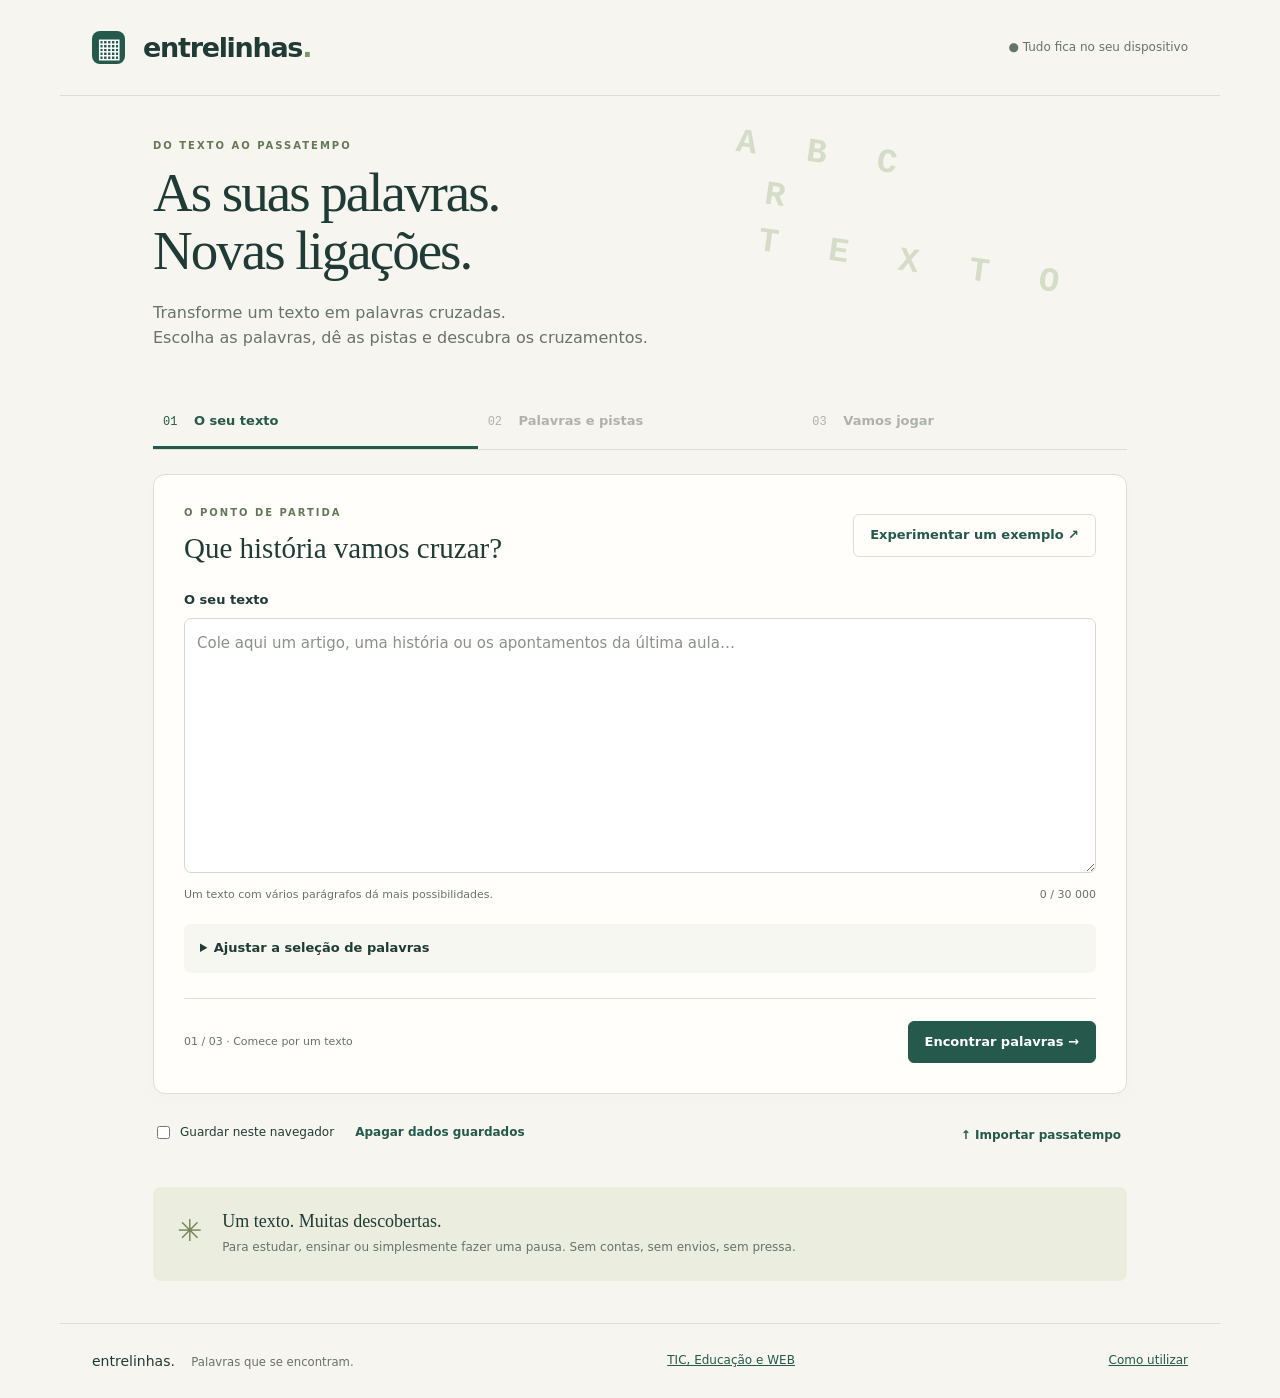
<file: index.html>
<!doctype html>
<html lang="pt-PT"><head><meta charset="utf-8"><meta name="viewport" content="width=device-width, initial-scale=1"><meta name="description" content="Transforme um texto em palavras cruzadas. Gratuito, privado e inteiramente no seu navegador."><title>Entrelinhas — Palavras cruzadas</title><link rel="stylesheet" href="styles.css?v=20261027b"><script defer src="app.js?v=20261027b"></script></head>
<body><header><a class="brand" href="index.html"><span class="brand-icon" aria-hidden="true">▦</span> entrelinhas<span class="brand-dot">.</span></a><span class="privacy">● Tudo fica no seu dispositivo</span></header>
<main><div class="intro"><p class="eyebrow">DO TEXTO AO PASSATEMPO</p><h1>As suas palavras.<br>Novas ligações.</h1><p>Transforme um texto em palavras cruzadas.<br>Escolha as palavras, dê as pistas e descubra os cruzamentos.</p></div>
<nav aria-label="Etapas" class="steps"><button id="step1" aria-current="step"><b>01</b> O seu texto</button><button id="step2" disabled><b>02</b> Palavras e pistas</button><button id="step3" disabled><b>03</b> Vamos jogar</button></nav>
<p id="status" role="status" aria-live="polite"></p><div id="generationState" hidden><progress id="progress" max="18" value="0" hidden aria-label="Geração da grelha"></progress><button id="cancelGeneration" class="secondary" hidden>Cancelar geração</button></div>
<section id="panel1"><div class="panel-head"><div><p class="eyebrow">O PONTO DE PARTIDA</p><h2 tabindex="-1">Que história vamos cruzar?</h2></div><button id="example" class="secondary">Experimentar um exemplo ↗</button></div><label for="source">O seu texto</label><textarea id="source" maxlength="30000" rows="9" placeholder="Cole aqui um artigo, uma história ou os apontamentos da última aula…"></textarea><div class="under"><span>Um texto com vários parágrafos dá mais possibilidades.</span><span id="count">0 / 30 000</span></div>
<details><summary>Ajustar a seleção de palavras</summary><div class="settings"><label>Comprimento mínimo<input id="min" type="number" min="3" max="20" value="4"></label><label>Comprimento máximo<input id="max" type="number" min="3" max="20" value="14"></label><label>Número de respostas<input id="target" type="number" min="2" max="24" value="12"></label></div><label for="ignored">Palavras a ignorar (separadas por espaços ou vírgulas)</label><textarea id="ignored" rows="3"></textarea><p class="hint">A seleção usa comprimento e frequência, sem inteligência artificial. Só inclui palavras do texto.</p></details><div class="panel-footer"><span>01 / 03 · Comece por um texto</span><button id="analyse" class="primary">Encontrar palavras <span>→</span></button></div></section>
<section id="panel2" hidden><div class="panel-head"><div><p class="eyebrow">ESCOLHA E AFINAÇÃO</p><h2 tabindex="-1">Uma palavra, uma pista.</h2></div><span id="selectionCount" class="badge"></span></div><p>Selecione até 24 palavras e edite as pistas. Na grelha, as respostas ficam em maiúsculas, sem acentos e com Ç convertido em C.</p><p class="hint">As pistas são frases do seu texto com a resposta ocultada. Quando faltar contexto, escreva a sua pista.</p><div id="candidates"></div><div class="panel-footer"><button id="back" class="secondary">← Editar texto</button><button id="generate" class="primary">Criar palavras cruzadas →</button></div></section>
<section id="panel3" hidden><div class="panel-head"><div><p class="eyebrow">LETRA A LETRA</p><h2 tabindex="-1">Está tudo ligado.</h2></div><button id="regenerate" class="secondary">↻ Outra disposição</button></div><p id="puzzleInfo"></p><div class="grid-tools"><span id="completion" aria-live="polite"></span><label for="zoom">Tamanho das casas <input id="zoom" type="range" min="24" max="48" value="34"></label></div><p class="hint">A grelha é sempre quadrada. As casas bloqueadas completam o formato sem acrescentar palavras ao texto.</p><p id="omitted" class="hint"></p><div class="game"><div><div id="gridViewport"><div id="grid" role="group" aria-label="Grelha de palavras cruzadas"></div></div><p id="activeClue" class="active-clue"></p><p class="hint">Setas para navegar · Espaço ou toque repetido para mudar de direção · Backspace para apagar</p></div><div id="clues"></div></div><div class="actions"><button id="check" class="primary">Verificar respostas</button><button id="reveal" class="secondary">Revelar palavra</button><button id="solution" class="secondary">Mostrar solução</button><button id="clear" class="secondary">Limpar respostas</button><button id="revise" class="secondary">Editar seleção</button></div><div class="export"><button id="export" class="text-btn">↓ Exportar JSON</button><button id="printBlank" class="text-btn">Imprimir passatempo</button><button id="printSolution" class="text-btn">Imprimir solução</button></div></section>
<div class="bottom-bar"><label class="save"><input id="autosave" type="checkbox"> Guardar neste navegador</label><button id="forget" class="text-btn">Apagar dados guardados</button><label class="import-btn" for="import">↑ Importar passatempo</label><input id="import" type="file" accept=".json,application/json" hidden></div><aside class="note"><span aria-hidden="true">✳</span><div><strong>Um texto. Muitas descobertas.</strong><p>Para estudar, ensinar ou simplesmente fazer uma pausa. Sem contas, sem envios, sem pressa.</p></div></aside><div id="printArea"></div></main><footer><span>entrelinhas. <small>Palavras que se encontram.</small></span><a href="https://jfborges.com/" target="_blank" rel="noopener noreferrer">TIC, Educação e WEB</a><a href="README.md">Como utilizar</a></footer></body></html>
</file>
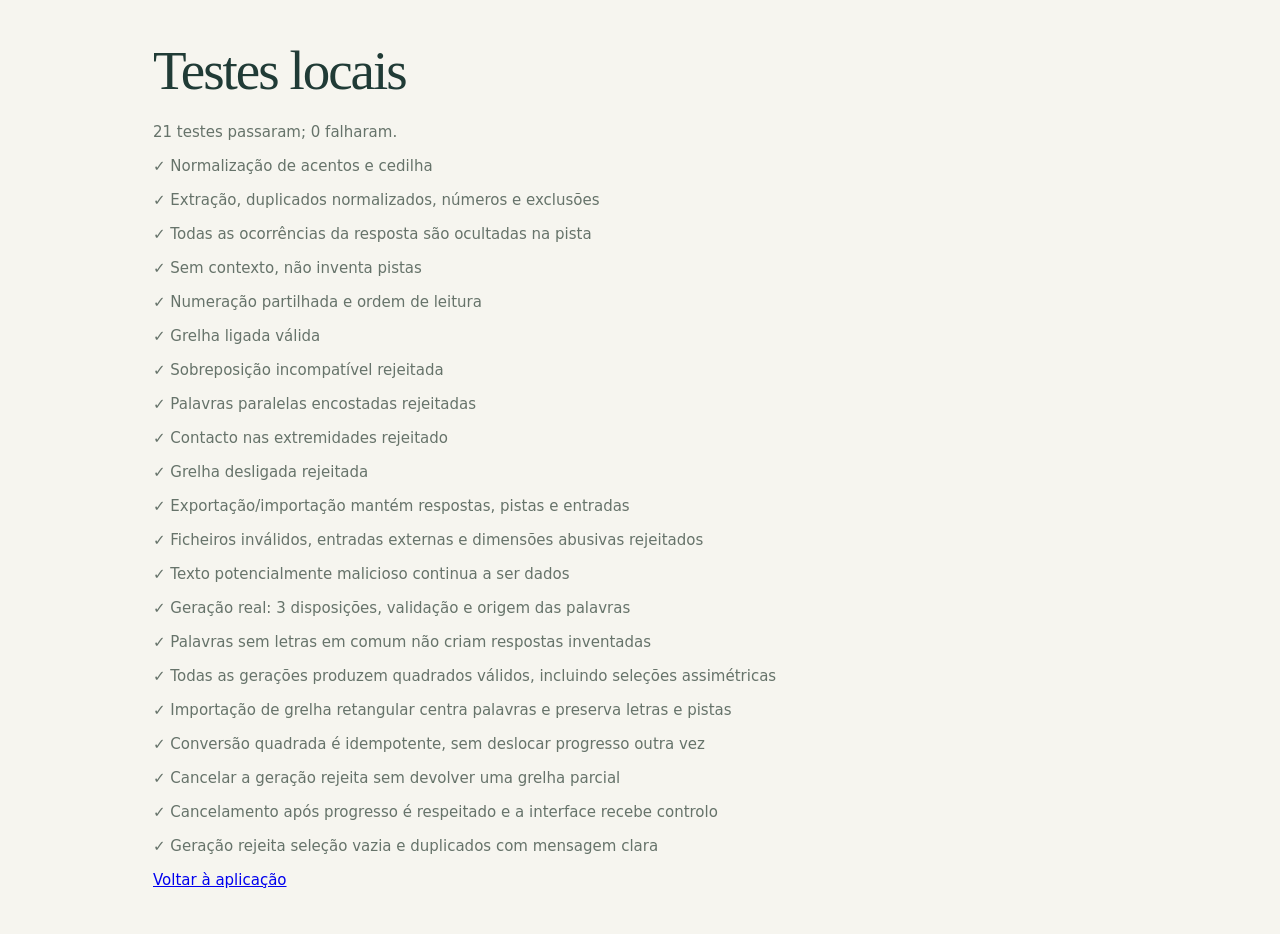
<file: tests.html>
<!doctype html><html lang="pt-PT"><head><meta charset="utf-8"><meta name="viewport" content="width=device-width, initial-scale=1"><title>Entrelinhas — Testes locais</title><link rel="stylesheet" href="styles.css?v=20261027b"><script defer src="app.js?v=20261027b"></script><script defer src="tests.js?v=20261027b"></script></head><body><main><h1>Testes locais</h1><p id="summary" role="status">A executar testes…</p><div id="results"></div><a href="index.html">Voltar à aplicação</a></main></body></html>
</file>
<file: styles.css>
:root{--ink:#203b36;--green:#24594b;--muted:#66736a;--paper:#f6f5ef;--line:#dedfd3;--lime:#e8efbc}*{box-sizing:border-box}body{margin:0;background:var(--paper);color:var(--ink);font:15px/1.6 system-ui,-apple-system,BlinkMacSystemFont,"Segoe UI",sans-serif}header,footer{max-width:1160px;margin:auto;padding:26px 32px;display:flex;justify-content:space-between;align-items:center}header{border-bottom:1px solid var(--line)}.brand{font-weight:750;font-size:27px;letter-spacing:-1.3px;text-decoration:none;color:var(--ink)}.brand-icon{display:inline-flex;background:var(--green);color:white;border-radius:8px;width:33px;height:33px;align-items:center;justify-content:center;margin-right:10px;font-size:27px}.brand-dot{color:#7d9765}.privacy{font-size:12px;color:var(--muted)}main{max-width:1030px;margin:auto;padding:42px 28px}.intro{padding:0 0 32px;position:relative}.intro:after{content:'A B C\A  R\A  T E X T O';white-space:pre;position:absolute;right:45px;top:5px;transform:rotate(8deg);color:#d5ddc8;font:700 34px/1.4 monospace;letter-spacing:15px;pointer-events:none}.eyebrow{font-size:10px;letter-spacing:2px;font-weight:750;color:#637857;margin:0 0 10px}h1{font:normal 55px/1.05 Georgia,serif;letter-spacing:-2px;margin:0 0 20px}h2{font:normal 29px/1.2 Georgia,serif;margin:0}p{margin:10px 0;color:var(--muted)}.intro>p:last-child{font-size:16px}.steps{display:flex;border-bottom:1px solid var(--line);margin:3px 0 24px}.steps button{flex:1;border:0;border-bottom:3px solid transparent;border-radius:0;padding:16px 10px;background:transparent;color:var(--muted);text-align:left}.steps button[aria-current]{border-color:var(--green);color:var(--green)}.steps b{margin-right:12px;font:12px monospace}.steps button:disabled{opacity:.5}section{background:#fffefb;border:1px solid var(--line);border-radius:12px;padding:30px;box-shadow:0 5px 16px #253f3304}.panel-head{display:flex;justify-content:space-between;align-items:center;gap:16px;margin-bottom:24px}label{display:block;font-size:13px;font-weight:600;margin:12px 0 7px}textarea,input[type=number],.candidate input[type=text]{font:inherit;border:1px solid #d5d9cd;border-radius:7px;background:#fff;color:var(--ink);padding:12px;width:100%}textarea{resize:vertical;line-height:1.7}textarea::placeholder{color:#8a9188}button,.import-btn{font:600 13px/1.4 system-ui;cursor:pointer;border-radius:6px;padding:11px 16px;transition:background .15s}button:disabled{cursor:default;opacity:.5}.primary{background:var(--green);color:white;border:1px solid var(--green)}.primary:hover{background:#183f34}.secondary{background:transparent;color:var(--green);border:1px solid var(--line)}.secondary:hover{background:#eef1e5}.text-btn,.import-btn{background:none;border:0;color:var(--green);padding:6px;font-size:12px}.under,.panel-footer{display:flex;justify-content:space-between;align-items:center;gap:16px}.under{font-size:11px;color:var(--muted);margin:6px 0 20px}.panel-footer{border-top:1px solid var(--line);margin-top:25px;padding-top:22px}.panel-footer>span{font-size:11px;color:var(--muted)}details{background:#f6f7f0;padding:14px 16px;border-radius:7px}summary{cursor:pointer;font-size:13px;font-weight:600}.settings{display:grid;grid-template-columns:repeat(3,1fr);gap:15px}.hint{font-size:12px}.bottom-bar{display:flex;align-items:center;gap:15px;margin:15px 0 30px}.save{display:flex;align-items:center;gap:7px;font-size:12px;font-weight:400;margin:0}.import-btn{margin-left:auto}.note{display:flex;gap:20px;padding:20px 24px;background:#ebeedf;border-radius:8px}.note>span{font-size:30px;color:#76875b}.note strong{font-family:Georgia,serif;font-weight:400;font-size:18px}.note p{font-size:12px;margin:3px 0}footer{font-size:14px;border-top:1px solid var(--line)}footer small{margin-left:12px;color:var(--muted)}footer a{color:var(--green);font-size:12px}#status:empty{display:none}#status{padding:10px 15px;border-left:3px solid #69824e;background:#eef1e4;color:var(--ink)}.candidate{display:grid;grid-template-columns:24px 150px 1fr;gap:10px;align-items:center;border-bottom:1px solid var(--line);padding:12px 0}.candidate label{margin:0}.candidate small{display:block;color:var(--muted);font-size:10px;font-weight:400}.candidate input[type=text]{font-size:13px}.badge{background:var(--lime);padding:5px 12px;border-radius:20px;font-size:12px}progress{width:100%;margin-top:15px;accent-color:var(--green)}.game{display:grid;grid-template-columns:minmax(0,1.4fr) minmax(200px,1fr);gap:28px}#gridViewport{overflow:auto;padding:3px}#grid{display:grid;gap:1px;background:#33473d;border:2px solid #33473d;width:max-content}.cell{position:relative;width:var(--cell-size,34px);height:var(--cell-size,34px);background:#fffef8}.cell.wall{background:#33473d}.cell input{width:100%;height:100%;padding:7px 0 0;text-align:center;border:0;border-radius:0;font:bold 19px system-ui;background:transparent;color:var(--ink);text-transform:uppercase}.cell small{position:absolute;top:0;left:3px;font:9px system-ui;pointer-events:none}.cell.active{background:#e7edca}.cell.wrong:after{content:'×';position:absolute;right:0;top:-3px;color:#a32d23;font-size:13px;pointer-events:none}.cell.correct:after{content:'✓';position:absolute;right:0;top:-2px;color:#356643;font-size:10px;pointer-events:none}.cell input:focus{outline:3px solid #d6a845;outline-offset:-3px;background:#f8e7aa}.clue{display:block;text-align:left;width:100%;border:0;background:transparent;color:var(--ink);font-weight:400;padding:8px;margin:3px 0;font-size:12px}.clue.active{background:#e7edca;border-radius:5px}.clue strong{margin-right:7px}#clues h3{font-size:13px;margin:14px 0 6px}.active-clue{background:#eef1e4;padding:10px;font-size:13px;min-height:40px}.actions,.export{display:flex;flex-wrap:wrap;gap:8px;margin-top:20px}.export{border-top:1px solid var(--line);padding-top:14px}button:focus-visible,a:focus-visible,summary:focus-visible,input:focus-visible,textarea:focus-visible{outline:3px solid #b88626;outline-offset:3px}[hidden]{display:none!important}#printArea{display:none}@media(max-width:700px){header,footer{padding:18px}.privacy{font-size:10px;max-width:120px;text-align:right}main{padding:28px 14px}.intro:after{display:none}h1{font-size:44px}section{padding:20px 16px}.panel-head{flex-wrap:wrap}h2{font-size:25px}.steps button{font-size:11px;padding:14px 4px}.steps b{margin-right:4px}.candidate{grid-template-columns:24px 1fr}.candidate input[type=text]{grid-column:2}.game{grid-template-columns:1fr}.bottom-bar{flex-wrap:wrap}.import-btn{margin-left:0}.settings{gap:8px}.settings label{font-size:11px}footer small{display:none}.under{align-items:flex-start}#count{white-space:nowrap}}@media print{body{background:white;color:black}header,footer,main>*{display:none!important}main{padding:0;max-width:none}main>#printArea{display:block!important}#printArea h1{font-size:28px;letter-spacing:0}#printArea table{border-collapse:collapse;margin:20px 0;break-inside:avoid}#printArea td{width:23px;height:23px;border:1px solid #111;position:relative;text-align:center;font:14px monospace}#printArea td.black{background:#222!important;print-color-adjust:exact;-webkit-print-color-adjust:exact}#printArea td small{position:absolute;top:0;left:2px;font:7px sans-serif}#printArea .print-clues{columns:2;font-size:11px}#printArea p{color:black}#printArea h3{break-after:avoid}}

.grid-tools{display:flex;align-items:center;justify-content:space-between;gap:16px;flex-wrap:wrap;font-size:12px}.grid-tools label{display:flex;align-items:center;gap:10px;font-size:12px;margin:0}.grid-tools input{width:110px;accent-color:var(--green)}#generationState{display:flex;align-items:center;gap:15px;margin:15px 0}#generationState progress{margin:0;flex:1}.cell input{font-size:clamp(14px,calc(var(--cell-size,34px) * .55),26px)}footer{gap:16px;flex-wrap:wrap}h2:focus{outline:none}
@media print{#printArea td{width:18px;height:18px;min-width:18px;padding:0}#printArea table{table-layout:fixed}#printArea td small{font-size:6px}}

.game>*{min-width:0}.clue{overflow-wrap:anywhere}@media(max-width:700px){.game{grid-template-columns:minmax(0,1fr)}}
</file>
